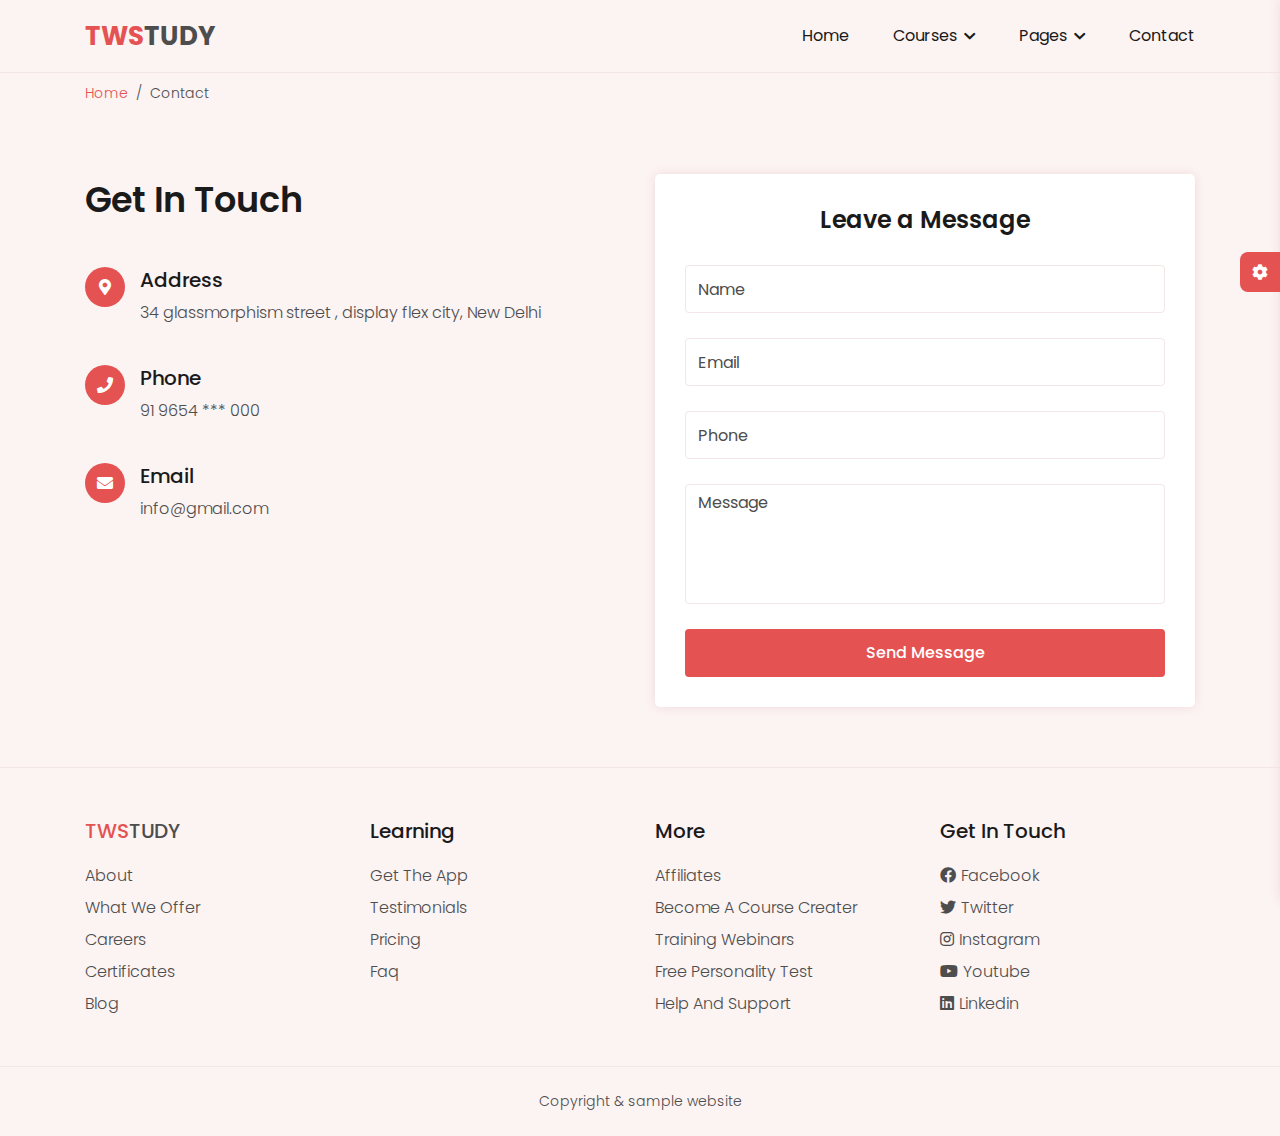
<file: contact.html>
<!DOCTYPE html>
<html lang="en">
  <head>
    <title>Contact</title>
    <meta charset="utf-8" />
    <meta
      name="viewport"
      content="width=device-width, initial-scale=1.0" />
    <link
      rel="stylesheet"
      href="css/font-awesome.css" />
    <link
      rel="stylesheet"
      href="css/bootstrap.min.css" />
    <link
      rel="stylesheet"
      href="css/style.css" />
    <link
      rel="stylesheet"
      href="css/responsive.css" />
    <link
      rel="stylesheet"
      class="js-color-style"
      href="css/colors/color-1.css" />
    <link
      rel="stylesheet"
      class="js-glass-style"
      href="css/glass.css"
      disabled />
  </head>
  <body>
    <!-----------page loader start------------>
    <div class="page-loader js-page-loader">
      <div></div>
    </div>
    <!-----------page loader end------------>
    <!-------------------main wrapper start------------------------------->
    <div class="main-wrapper">
      <!-----------------------header start---------------------------------->
      <header class="header">
        <div class="container">
          <div
            class="haeder-main d-flex justify-content-between align-items-center">
            <div class="header-logo">
              <a href="index.html"><span>tws</span>tudy</a>
            </div>
            <button
              type="button"
              class="header-hamburger-btn js-header-menu-toggler">
              <span></span>
            </button>
            <div class="header-backdrop js-header-backdrop"></div>
            <nav class="header-menu js-header-menu">
              <button
                type="button"
                class="header-close-btn js-header-menu-toggler">
                <i class="fas fa-times"></i>
              </button>
              <ul class="menu">
                <li class="menu-item"><a href="index.html">Home</a></li>
                <li class="menu-item menu-item-has-children">
                  <a
                    href="#"
                    class="js-toggle-sub-menu"
                    >Courses <i class="fas fa-chevron-down"></i
                  ></a>
                  <ul class="sub-menu js-sub-menu">
                    <li class="sub-menu-item">
                      <a href="course.html">Course</a>
                    </li>
                    <li class="sub-menu-item">
                      <a href="course-details.html">Course details</a>
                    </li>
                  </ul>
                </li>
                <li class="menu-item menu-item-has-children">
                  <a
                    href="#"
                    class="js-toggle-sub-menu"
                    >Pages <i class="fas fa-chevron-down"></i
                  ></a>
                  <ul class="sub-menu js-sub-menu">
                    <li class="sub-menu-item">
                      <a href="log-in.html">log in</a>
                    </li>
                    <li class="sub-menu-item">
                      <a href="sign-up.html">sign up</a>
                    </li>
                  </ul>
                </li>
                <li class="menu-item"><a href="contact.html">contact</a></li>
              </ul>
            </nav>
          </div>
        </div>
      </header>
      <!--------------------------------header end------------------------------->
      <!-------------------------------breadcrumb start----------------->
      <div class="breadcrumb-nav">
        <div class="container">
          <nav aria-label="breadcrumb">
            <ol class="breadcrumb mb-0">
              <li class="breadcrumb-item"><a href="index.html">Home</a></li>
              <li
                class="breadcrumb-item active"
                aria-current="page">
                contact
              </li>
            </ol>
          </nav>
        </div>
      </div>

      <!---------------------------breadcrumb end------------>
      <!---------------contact section start---------------->

      <section class="contact-section section-padding">
        <div class="container">
          <div class="row">
            <div class="col-md-6">
              <div class="section-title">
                <p class="sub-title">Get In Touch</p>
              </div>
              <div class="contact-items">
                <div class="contact-item">
                  <div class="icon-box">
                    <i class="fas fa-map-marker-alt"></i>
                  </div>
                  <h3>Address</h3>
                  <p>34 glassmorphism street , display flex city, New Delhi</p>
                </div>
                <div class="contact-item">
                  <div class="icon-box"><i class="fas fa-phone"></i></div>
                  <h3>Phone</h3>
                  <p>91 9654 *** 000</p>
                </div>
                <div class="contact-item">
                  <div class="icon-box"><i class="fas fa-envelope"></i></div>
                  <h3>Email</h3>
                  <p>info@gmail.com</p>
                </div>
              </div>
            </div>
            <div class="col-md-6">
              <div class="contact-form box">
                <h2 class="form-title text-center">Leave a Message</h2>
                <form action="">
                  <div class="form-group">
                    <input
                      type="text"
                      class="form-control"
                      placeholder="Name" />
                  </div>
                  <div class="form-group">
                    <input
                      type="text"
                      class="form-control"
                      placeholder="Email" />
                  </div>
                  <div class="form-group">
                    <input
                      type="text"
                      class="form-control"
                      placeholder="Phone" />
                  </div>
                  <div class="form-group">
                    <textarea
                      class="form-control"
                      placeholder="Message"></textarea>
                  </div>
                  <button
                    type="submit"
                    class="btn btn-block btn-theme btn-form">
                    send message
                  </button>
                </form>
              </div>
            </div>
          </div>
        </div>
      </section>
      <!---------------contact section end---------------->
      <!-------------------------footer start-------------->
      <footer class="footer">
        <div class="footer-top">
          <div class="container">
            <div class="row">
              <div class="col-sm-6 col-lg-3">
                <div class="footer-item">
                  <h3 class="footer-logo"><span>tws</span>tudy</h3>
                  <ul>
                    <li><a href="#">about</a></li>
                    <li><a href="#">what we offer</a></li>
                    <li><a href="#">careers</a></li>
                    <li><a href="#">certificates</a></li>
                    <li><a href="#">blog</a></li>
                  </ul>
                </div>
              </div>
              <div class="col-sm-6 col-lg-3">
                <div class="footer-item">
                  <h3>learning</h3>
                  <ul>
                    <li><a href="#">get the app</a></li>
                    <li><a href="#">testimonials</a></li>
                    <li><a href="#">pricing</a></li>
                    <li><a href="#">faq</a></li>
                  </ul>
                </div>
              </div>
              <div class="col-sm-6 col-lg-3">
                <div class="footer-item">
                  <h3>more</h3>
                  <ul>
                    <li><a href="#">affiliates</a></li>
                    <li><a href="#">become a course creater</a></li>
                    <li><a href="#">training webinars</a></li>
                    <li><a href="#">free personality test</a></li>
                    <li><a href="#">help and support</a></li>
                  </ul>
                </div>
              </div>
              <div class="col-sm-6 col-lg-3">
                <div class="footer-item">
                  <h3>get in touch</h3>
                  <ul>
                    <li>
                      <a href="#"
                        ><i class="fab fa-facebook social-icon"></i>facebook</a
                      >
                    </li>
                    <li>
                      <a href="#"
                        ><i class="fab fa-twitter social-icon"></i>twitter</a
                      >
                    </li>
                    <li>
                      <a href="#"
                        ><i class="fab fa-instagram social-icon"></i
                        >instagram</a
                      >
                    </li>
                    <li>
                      <a href="#"
                        ><i class="fab fa-youtube social-icon"></i>youtube</a
                      >
                    </li>
                    <li>
                      <a href="#"
                        ><i class="fab fa-linkedin social-icon"></i>linkedin</a
                      >
                    </li>
                  </ul>
                </div>
              </div>
            </div>
          </div>
        </div>
        <div class="footer-bottom">
          <div class="container">
            <p class="m-0 py-4 text-center">Copyright & sample website</p>
          </div>
        </div>
      </footer>
      <!-------------------------footer end-------------->
    </div>
    <!-------------------main wrapper end------------------------------->
    <!---------style switcher start----------------------->
    <div class="style-switcher js-style-switcher">
      <div class="style-switcher-toggler js-style-switcher-toggler">
        <i class="fas fa-cog"></i>
      </div>
      <h3>Style Switcher</h3>
      <div class="style-switcher-item">
        <p class="mb-2">Theme Colors</p>
        <!----------theme colors--------->
        <div class="theme-colors js-theme-colors">
          <button
            type="button"
            data-js-theme-color="color-1"
            class="js-theme-color-item color-1"></button>
          <button
            type="button"
            data-js-theme-color="color-2"
            class="js-theme-color-item color-2"></button>
          <button
            type="button"
            data-js-theme-color="color-3"
            class="js-theme-color-item color-3"></button>
          <button
            type="button"
            data-js-theme-color="color-4"
            class="js-theme-color-item color-4"></button>
          <button
            type="button"
            data-js-theme-color="color-5"
            class="js-theme-color-item color-5"></button>
        </div>
      </div>
      <div class="style-switcher-item">
        <div class="form-check form-switch">
          <input
            class="form-check-input js-dark-mode"
            type="checkbox"
            role="switch"
            id="dark-mode" />
          <label
            class="form-check-label"
            for="dark-mode"
            >Dark Mode</label
          >
        </div>
      </div>
      <div class="style-switcher-item">
        <div class="form-check form-switch">
          <input
            class="form-check-input js-glass-effect"
            type="checkbox"
            role="switch"
            id="glass-effect" />
          <label
            class="form-check-label"
            for="glass-effect"
            >Glass Effect</label
          >
        </div>
      </div>
    </div>
    <!---------style switcher end--------------------------->
    <script src="js/bootstrap.bundle.min.js"></script>
    <script src="js/main.js"></script>
  </body>
</html>
</file>
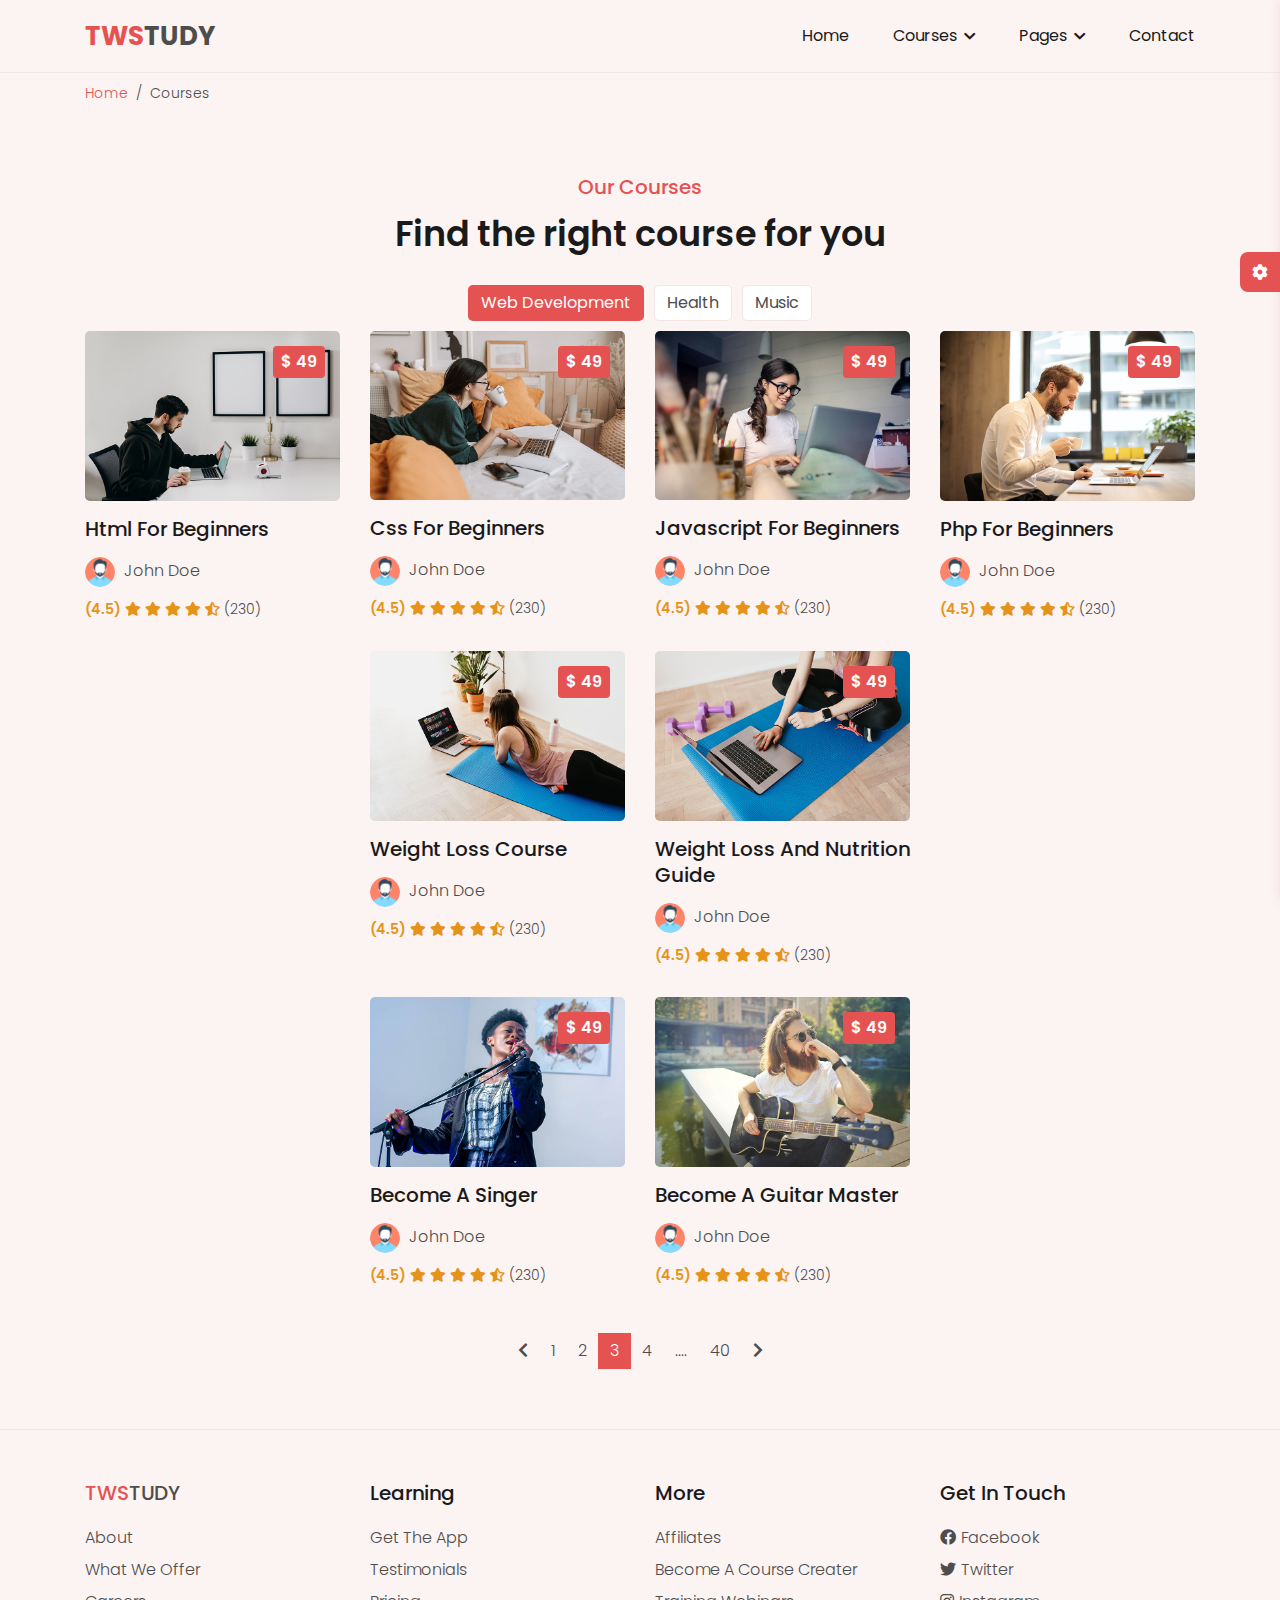
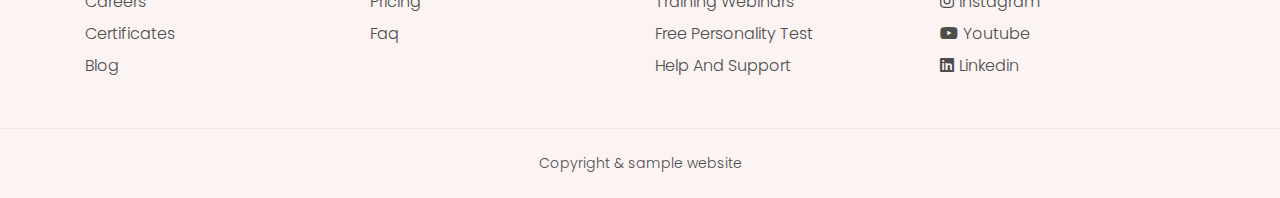
<file: courses.html>
<!DOCTYPE html>
<html lang="en">
  <head>
    <title>Courses</title>
    <meta charset="utf-8" />
    <meta
      name="viewport"
      content="width=device-width, initial-scale=1.0" />
    <link
      rel="stylesheet"
      href="css/font-awesome.css" />
    <link
      rel="stylesheet"
      href="css/bootstrap.min.css" />
    <link
      rel="stylesheet"
      href="css/style.css" />
    <link
      rel="stylesheet"
      href="css/responsive.css" />
    <link
      rel="stylesheet"
      class="js-color-style"
      href="css/colors/color-1.css" />
    <link
      rel="stylesheet"
      class="js-glass-style"
      href="css/glass.css"
      disabled />
  </head>
  <body>
    <!-----------page loader start------------>
    <div class="page-loader js-page-loader">
      <div></div>
    </div>
    <!-----------page loader end------------>
    <!-------------------main wrapper start------------------------------->
    <div class="main-wrapper">
      <!-----------------------header start---------------------------------->
      <header class="header">
        <div class="container">
          <div
            class="haeder-main d-flex justify-content-between align-items-center">
            <div class="header-logo">
              <a href="index.html"><span>tws</span>tudy</a>
            </div>
            <button
              type="button"
              class="header-hamburger-btn js-header-menu-toggler">
              <span></span>
            </button>
            <div class="header-backdrop js-header-backdrop"></div>
            <nav class="header-menu js-header-menu">
              <button
                type="button"
                class="header-close-btn js-header-menu-toggler">
                <i class="fas fa-times"></i>
              </button>
              <ul class="menu">
                <li class="menu-item"><a href="index.html">Home</a></li>
                <li class="menu-item menu-item-has-children">
                  <a
                    href="#"
                    class="js-toggle-sub-menu"
                    >Courses <i class="fas fa-chevron-down"></i
                  ></a>
                  <ul class="sub-menu js-sub-menu">
                    <li class="sub-menu-item">
                      <a href="course.html">Course</a>
                    </li>
                    <li class="sub-menu-item">
                      <a href="course-details.html">Course details</a>
                    </li>
                  </ul>
                </li>
                <li class="menu-item menu-item-has-children">
                  <a
                    href="#"
                    class="js-toggle-sub-menu"
                    >Pages <i class="fas fa-chevron-down"></i
                  ></a>
                  <ul class="sub-menu js-sub-menu">
                    <li class="sub-menu-item">
                      <a href="log-in.html">log in</a>
                    </li>
                    <li class="sub-menu-item">
                      <a href="sign-up.html">sign up</a>
                    </li>
                  </ul>
                </li>
                <li class="menu-item"><a href="contact.html">contact</a></li>
              </ul>
            </nav>
          </div>
        </div>
      </header>
      <!--------------------------------header end------------------------------->
      <!-------------------------------breadcrumb start----------------->
      <div class="breadcrumb-nav">
        <div class="container">
          <nav aria-label="breadcrumb">
            <ol class="breadcrumb mb-0">
              <li class="breadcrumb-item"><a href="index.html">Home</a></li>
              <li
                class="breadcrumb-item active"
                aria-current="page">
                Courses
              </li>
            </ol>
          </nav>
        </div>
      </div>

      <!-------------------------------breadcrumb end----------------->

      <!-------------------------courses section start------------------------->
      <section class="courses-section section-padding">
        <div class="container">
          <div class="row justify-content-center">
            <div class="col-md-8">
              <div class="section-title text-center mb-4">
                <h2 class="title">our courses</h2>
                <p class="sub-title">Find the right course for you</p>
              </div>
            </div>
          </div>
          <div class="row">
            <div class="col-12">
              <nav>
                <div
                  class="nav nav-tabs border-0 justify-content-center"
                  id="nav-tab"
                  role="tablist">
                  <button
                    class="nav-link active"
                    id="web-development-tab"
                    data-bs-toggle="tab"
                    data-bs-target="#web-development"
                    type="button"
                    role="tab"
                    aria-controls="web-development"
                    aria-selected="true">
                    Web development
                  </button>
                  <button
                    class="nav-link"
                    id="health-tab"
                    data-bs-toggle="tab"
                    data-bs-target="#health"
                    type="button"
                    role="tab"
                    aria-controls="health"
                    aria-selected="false">
                    health
                  </button>
                  <button
                    class="nav-link"
                    id="music-tab"
                    data-bs-toggle="tab"
                    data-bs-target="#music"
                    type="button"
                    role="tab"
                    aria-controls="music"
                    aria-selected="false">
                    music
                  </button>
                </div>
              </nav>
              <div
                class="tab-content"
                id="nav-tabContent">
                <div
                  class="tab-pane fade show active"
                  id="web-development"
                  role="tabpanel"
                  aria-labelledby="web-development-tab">
                  <div class="row justify-content-center">
                    <!-------------courses item start---------------------------------->
                    <div class="col-md-6 col-lg-3">
                      <div class="courses-item">
                        <a
                          href="course-details.html"
                          class="link">
                          <div class="courses-item-inner">
                            <div class="img-box">
                              <img
                                src="img/courses/web-development/1.jpg"
                                alt="courses img" />
                            </div>
                            <h3 class="title">html for beginners</h3>
                            <div class="instructor">
                              <img
                                src="img/instructor/1.png"
                                alt="instructor image" />
                              <span class="instructor-name">john doe</span>
                            </div>
                            <div class="rating">
                              <span class="average-rating">(4.5)</span>
                              <span class="average-stars">
                                <i class="fas fa-star"></i>
                                <i class="fas fa-star"></i>
                                <i class="fas fa-star"></i>
                                <i class="fas fa-star"></i>
                                <i class="fas fa-star-half-alt"></i>
                              </span>
                              <span class="reviews">(230)</span>
                            </div>
                            <div class="price">$ 49</div>
                          </div>
                        </a>
                      </div>
                    </div>
                    <!-------------courses item end---------------------------------->
                    <!-------------courses item start---------------------------------->
                    <div class="col-md-6 col-lg-3">
                      <div class="courses-item">
                        <a
                          href="course-details.html"
                          class="link">
                          <div class="courses-item-inner">
                            <div class="img-box">
                              <img
                                src="img/courses/web-development/2.jpg"
                                alt="courses img" />
                            </div>
                            <h3 class="title">css for beginners</h3>
                            <div class="instructor">
                              <img
                                src="img/instructor/1.png"
                                alt="instructor image" />
                              <span class="instructor-name">john doe</span>
                            </div>
                            <div class="rating">
                              <span class="average-rating">(4.5)</span>
                              <span class="average-stars">
                                <i class="fas fa-star"></i>
                                <i class="fas fa-star"></i>
                                <i class="fas fa-star"></i>
                                <i class="fas fa-star"></i>
                                <i class="fas fa-star-half-alt"></i>
                              </span>
                              <span class="reviews">(230)</span>
                            </div>
                            <div class="price">$ 49</div>
                          </div>
                        </a>
                      </div>
                    </div>
                    <!-------------courses item end---------------------------------->
                    <!-------------courses item start---------------------------------->
                    <div class="col-md-6 col-lg-3">
                      <div class="courses-item">
                        <a
                          href="course-details.html"
                          class="link">
                          <div class="courses-item-inner">
                            <div class="img-box">
                              <img
                                src="img/courses/web-development/3.jpg"
                                alt="courses img" />
                            </div>
                            <h3 class="title">javascript for beginners</h3>
                            <div class="instructor">
                              <img
                                src="img/instructor/1.png"
                                alt="instructor image" />
                              <span class="instructor-name">john doe</span>
                            </div>
                            <div class="rating">
                              <span class="average-rating">(4.5)</span>
                              <span class="average-stars">
                                <i class="fas fa-star"></i>
                                <i class="fas fa-star"></i>
                                <i class="fas fa-star"></i>
                                <i class="fas fa-star"></i>
                                <i class="fas fa-star-half-alt"></i>
                              </span>
                              <span class="reviews">(230)</span>
                            </div>
                            <div class="price">$ 49</div>
                          </div>
                        </a>
                      </div>
                    </div>
                    <!-------------courses item end---------------------------------->

                    <!-------------courses item start---------------------------------->
                    <div class="col-md-6 col-lg-3">
                      <div class="courses-item">
                        <a
                          href="course-details.html"
                          class="link">
                          <div class="courses-item-inner">
                            <div class="img-box">
                              <img
                                src="img/courses/web-development/4.jpg"
                                alt="courses img" />
                            </div>
                            <h3 class="title">php for beginners</h3>
                            <div class="instructor">
                              <img
                                src="img/instructor/1.png"
                                alt="instructor image" />
                              <span class="instructor-name">john doe</span>
                            </div>
                            <div class="rating">
                              <span class="average-rating">(4.5)</span>
                              <span class="average-stars">
                                <i class="fas fa-star"></i>
                                <i class="fas fa-star"></i>
                                <i class="fas fa-star"></i>
                                <i class="fas fa-star"></i>
                                <i class="fas fa-star-half-alt"></i>
                              </span>
                              <span class="reviews">(230)</span>
                            </div>
                            <div class="price">$ 49</div>
                          </div>
                        </a>
                      </div>
                    </div>
                    <!-------------courses item end---------------------------------->
                  </div>
                </div>
                <div
                  class="tab-pane fade show active"
                  id="health"
                  role="tabpanel"
                  aria-labelledby="health-tab">
                  <div class="row justify-content-center">
                    <!-------------courses item start---------------------------------->
                    <div class="col-md-6 col-lg-3">
                      <div class="courses-item">
                        <a
                          href="course-details.html"
                          class="link">
                          <div class="courses-item-inner">
                            <div class="img-box">
                              <img
                                src="img/courses/health/1.jpg"
                                alt="courses img" />
                            </div>
                            <h3 class="title">Weight loss Course</h3>
                            <div class="instructor">
                              <img
                                src="img/instructor/1.png"
                                alt="instructor image" />
                              <span class="instructor-name">john doe</span>
                            </div>
                            <div class="rating">
                              <span class="average-rating">(4.5)</span>
                              <span class="average-stars">
                                <i class="fas fa-star"></i>
                                <i class="fas fa-star"></i>
                                <i class="fas fa-star"></i>
                                <i class="fas fa-star"></i>
                                <i class="fas fa-star-half-alt"></i>
                              </span>
                              <span class="reviews">(230)</span>
                            </div>
                            <div class="price">$ 49</div>
                          </div>
                        </a>
                      </div>
                    </div>

                    <!-------------courses item end---------------------------------->
                    <!-------------courses item start---------------------------------->
                    <div class="col-md-6 col-lg-3">
                      <div class="courses-item">
                        <a
                          href="course-details.html"
                          class="link">
                          <div class="courses-item-inner">
                            <div class="img-box">
                              <img
                                src="img/courses/health/2.jpg"
                                alt="courses img" />
                            </div>
                            <h3 class="title">
                              weight loss and nutrition guide
                            </h3>
                            <div class="instructor">
                              <img
                                src="img/instructor/1.png"
                                alt="instructor image" />
                              <span class="instructor-name">john doe</span>
                            </div>
                            <div class="rating">
                              <span class="average-rating">(4.5)</span>
                              <span class="average-stars">
                                <i class="fas fa-star"></i>
                                <i class="fas fa-star"></i>
                                <i class="fas fa-star"></i>
                                <i class="fas fa-star"></i>
                                <i class="fas fa-star-half-alt"></i>
                              </span>
                              <span class="reviews">(230)</span>
                            </div>
                            <div class="price">$ 49</div>
                          </div>
                        </a>
                      </div>
                    </div>
                    <!-------------courses item end---------------------------------->
                  </div>
                </div>
                <div
                  class="tab-pane fade show active"
                  id="music"
                  role="tabpanel"
                  aria-labelledby="music-tab">
                  <div class="row justify-content-center">
                    <!-------------courses item start---------------------------------->
                    <div class="col-md-6 col-lg-3">
                      <div class="courses-item">
                        <a
                          href="course-details.html"
                          class="link">
                          <div class="courses-item-inner">
                            <div class="img-box">
                              <img
                                src="img/courses/music/1.jpg"
                                alt="courses img" />
                            </div>
                            <h3 class="title">become a singer</h3>
                            <div class="instructor">
                              <img
                                src="img/instructor/1.png"
                                alt="instructor image" />
                              <span class="instructor-name">john doe</span>
                            </div>
                            <div class="rating">
                              <span class="average-rating">(4.5)</span>
                              <span class="average-stars">
                                <i class="fas fa-star"></i>
                                <i class="fas fa-star"></i>
                                <i class="fas fa-star"></i>
                                <i class="fas fa-star"></i>
                                <i class="fas fa-star-half-alt"></i>
                              </span>
                              <span class="reviews">(230)</span>
                            </div>
                            <div class="price">$ 49</div>
                          </div>
                        </a>
                      </div>
                    </div>
                    <!-------------courses item end---------------------------------->
                    <!-------------courses item start---------------------------------->
                    <div class="col-md-6 col-lg-3">
                      <div class="courses-item">
                        <a
                          href="course-details.html"
                          class="link">
                          <div class="courses-item-inner">
                            <div class="img-box">
                              <img
                                src="img/courses/music/2.jpg"
                                alt="courses img" />
                            </div>
                            <h3 class="title">become a guitar master</h3>
                            <div class="instructor">
                              <img
                                src="img/instructor/1.png"
                                alt="instructor image" />
                              <span class="instructor-name">john doe</span>
                            </div>
                            <div class="rating">
                              <span class="average-rating">(4.5)</span>
                              <span class="average-stars">
                                <i class="fas fa-star"></i>
                                <i class="fas fa-star"></i>
                                <i class="fas fa-star"></i>
                                <i class="fas fa-star"></i>
                                <i class="fas fa-star-half-alt"></i>
                              </span>
                              <span class="reviews">(230)</span>
                            </div>
                            <div class="price">$ 49</div>
                          </div>
                        </a>
                      </div>
                    </div>
                    <!-------------courses item end---------------------------------->
                  </div>
                </div>
              </div>
            </div>
          </div>
          <div class="row">
            <div class="col-12 mt-3">
              <!-------pagination start-------------->

              <nav aria-label="Page navigation">
                <ul class="pagination justify-content-center">
                  <li class="page-item">
                    <a
                      class="page-link"
                      href="#"
                      aria-label="Previous">
                      <i class="fas fa-chevron-left"></i>
                    </a>
                  </li>
                  <li class="page-item">
                    <a
                      class="page-link"
                      href="#"
                      >1</a
                    >
                  </li>
                  <li class="page-item">
                    <a
                      class="page-link"
                      href="#"
                      >2</a
                    >
                  </li>
                  <li class="page-item active">
                    <a
                      class="page-link"
                      href="#"
                      >3</a
                    >
                  </li>
                  <li class="page-item">
                    <a
                      class="page-link"
                      href="#"
                      >4</a
                    >
                  </li>
                  <li class="page-item disabled">
                    <a
                      class="page-link"
                      href="#"
                      >....</a
                    >
                  </li>
                  <li class="page-item">
                    <a
                      class="page-link"
                      href="#"
                      >40</a
                    >
                  </li>
                  <li class="page-item">
                    <a
                      class="page-link"
                      href="#"
                      aria-label="Next">
                      <i class="fas fa-chevron-right"></i>
                    </a>
                  </li>
                </ul>
              </nav>
              <!-------pagination end-------------->
            </div>
          </div>
        </div>
      </section>
      <!-------------------------courses section end------------------------->
      <!-------------------------footer start-------------->
      <footer class="footer">
        <div class="footer-top">
          <div class="container">
            <div class="row">
              <div class="col-sm-6 col-lg-3">
                <div class="footer-item">
                  <h3 class="footer-logo"><span>tws</span>tudy</h3>
                  <ul>
                    <li><a href="#">about</a></li>
                    <li><a href="#">what we offer</a></li>
                    <li><a href="#">careers</a></li>
                    <li><a href="#">certificates</a></li>
                    <li><a href="#">blog</a></li>
                  </ul>
                </div>
              </div>
              <div class="col-sm-6 col-lg-3">
                <div class="footer-item">
                  <h3>learning</h3>
                  <ul>
                    <li><a href="#">get the app</a></li>
                    <li><a href="#">testimonials</a></li>
                    <li><a href="#">pricing</a></li>
                    <li><a href="#">faq</a></li>
                  </ul>
                </div>
              </div>
              <div class="col-sm-6 col-lg-3">
                <div class="footer-item">
                  <h3>more</h3>
                  <ul>
                    <li><a href="#">affiliates</a></li>
                    <li><a href="#">become a course creater</a></li>
                    <li><a href="#">training webinars</a></li>
                    <li><a href="#">free personality test</a></li>
                    <li><a href="#">help and support</a></li>
                  </ul>
                </div>
              </div>
              <div class="col-sm-6 col-lg-3">
                <div class="footer-item">
                  <h3>get in touch</h3>
                  <ul>
                    <li>
                      <a href="#"
                        ><i class="fab fa-facebook social-icon"></i>facebook</a
                      >
                    </li>
                    <li>
                      <a href="#"
                        ><i class="fab fa-twitter social-icon"></i>twitter</a
                      >
                    </li>
                    <li>
                      <a href="#"
                        ><i class="fab fa-instagram social-icon"></i
                        >instagram</a
                      >
                    </li>
                    <li>
                      <a href="#"
                        ><i class="fab fa-youtube social-icon"></i>youtube</a
                      >
                    </li>
                    <li>
                      <a href="#"
                        ><i class="fab fa-linkedin social-icon"></i>linkedin</a
                      >
                    </li>
                  </ul>
                </div>
              </div>
            </div>
          </div>
        </div>
        <div class="footer-bottom">
          <div class="container">
            <p class="m-0 py-4 text-center">Copyright & sample website</p>
          </div>
        </div>
      </footer>
      <!-------------------------footer end-------------->
    </div>
    <!-------------------main wrapper end------------------------------->
    <!---------style switcher start----------------------->
    <div class="style-switcher js-style-switcher">
      <div class="style-switcher-toggler js-style-switcher-toggler">
        <i class="fas fa-cog"></i>
      </div>
      <h3>Style Switcher</h3>
      <div class="style-switcher-item">
        <p class="mb-2">Theme Colors</p>
        <!----------theme colors--------->
        <div class="theme-colors js-theme-colors">
          <button
            type="button"
            data-js-theme-color="color-1"
            class="js-theme-color-item color-1"></button>
          <button
            type="button"
            data-js-theme-color="color-2"
            class="js-theme-color-item color-2"></button>
          <button
            type="button"
            data-js-theme-color="color-3"
            class="js-theme-color-item color-3"></button>
          <button
            type="button"
            data-js-theme-color="color-4"
            class="js-theme-color-item color-4"></button>
          <button
            type="button"
            data-js-theme-color="color-5"
            class="js-theme-color-item color-5"></button>
        </div>
      </div>
      <div class="style-switcher-item">
        <div class="form-check form-switch">
          <input
            class="form-check-input js-dark-mode"
            type="checkbox"
            role="switch"
            id="dark-mode" />
          <label
            class="form-check-label"
            for="dark-mode"
            >Dark Mode</label
          >
        </div>
      </div>
      <div class="style-switcher-item">
        <div class="form-check form-switch">
          <input
            class="form-check-input js-glass-effect"
            type="checkbox"
            role="switch"
            id="glass-effect" />
          <label
            class="form-check-label"
            for="glass-effect"
            >Glass Effect</label
          >
        </div>
      </div>
    </div>
    <!---------style switcher end--------------------------->
    <script src="js/bootstrap.bundle.min.js"></script>
    <script src="js/main.js"></script>
  </body>
</html>
</file>
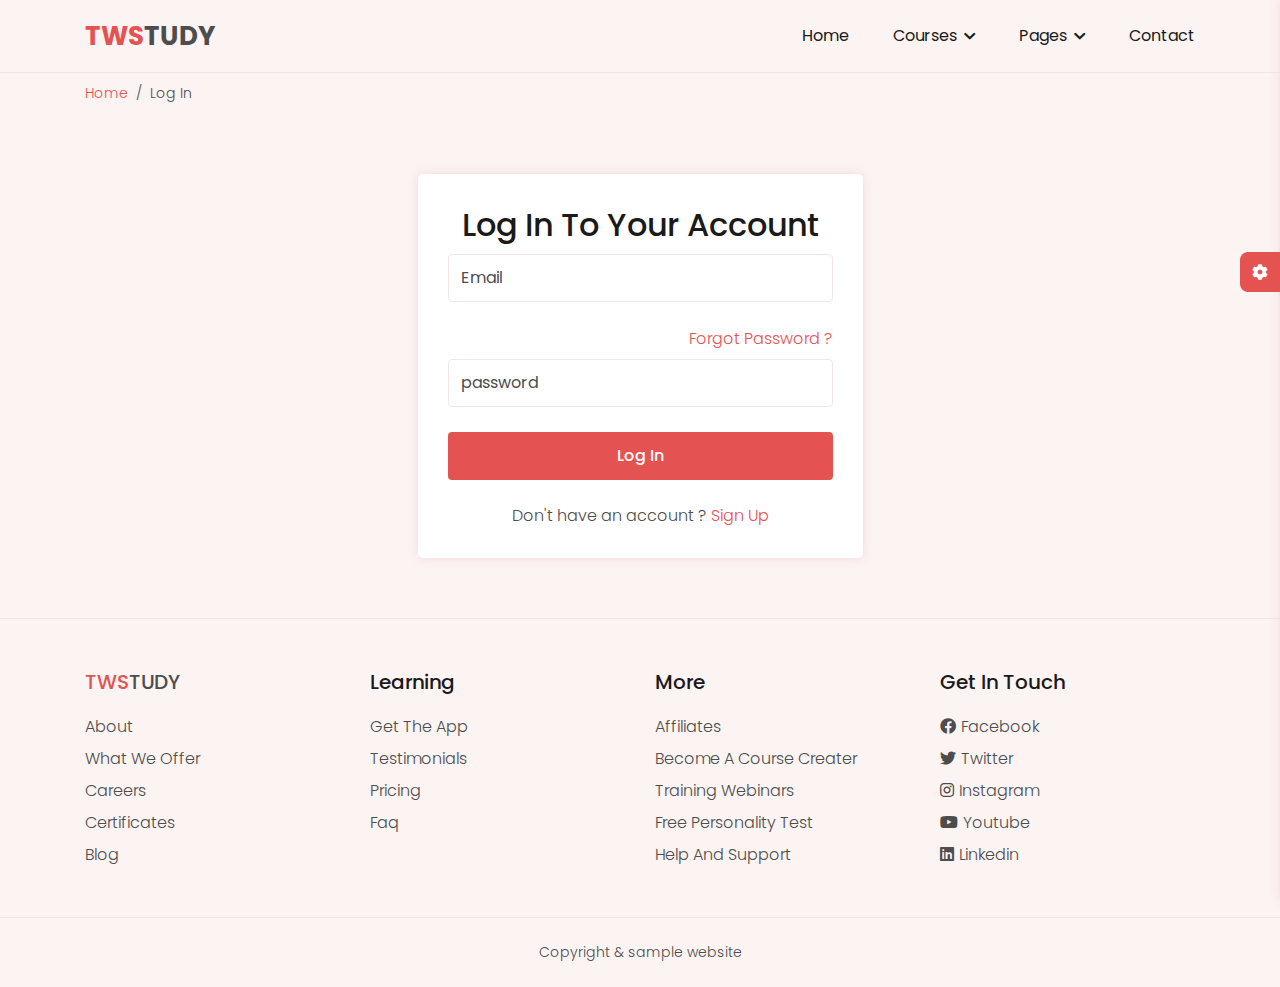
<file: log-in.html>
<!DOCTYPE html>
<html lang="en">
  <head>
    <title>Log In</title>
    <meta charset="utf-8" />
    <meta
      name="viewport"
      content="width=device-width, initial-scale=1.0" />
    <link
      rel="stylesheet"
      href="css/font-awesome.css" />
    <link
      rel="stylesheet"
      href="css/bootstrap.min.css" />
    <link
      rel="stylesheet"
      href="css/style.css" />
    <link
      rel="stylesheet"
      href="css/responsive.css" />
    <link
      rel="stylesheet"
      class="js-color-style"
      href="css/colors/color-1.css" />
    <link
      rel="stylesheet"
      class="js-glass-style"
      href="css/glass.css"
      disabled />
  </head>
  <body>
    <!-----------page loader start------------>
    <div class="page-loader js-page-loader">
      <div></div>
    </div>
    <!-----------page loader end------------>
    <!-------------------main wrapper start------------------------------->
    <div class="main-wrapper">
      <!-----------------------header start---------------------------------->
      <header class="header">
        <div class="container">
          <div
            class="haeder-main d-flex justify-content-between align-items-center">
            <div class="header-logo">
              <a href="index.html"><span>tws</span>tudy</a>
            </div>
            <button
              type="button"
              class="header-hamburger-btn js-header-menu-toggler">
              <span></span>
            </button>
            <div class="header-backdrop js-header-backdrop"></div>
            <nav class="header-menu js-header-menu">
              <button
                type="button"
                class="header-close-btn js-header-menu-toggler">
                <i class="fas fa-times"></i>
              </button>
              <ul class="menu">
                <li class="menu-item"><a href="index.html">Home</a></li>
                <li class="menu-item menu-item-has-children">
                  <a
                    href="#"
                    class="js-toggle-sub-menu"
                    >Courses <i class="fas fa-chevron-down"></i
                  ></a>
                  <ul class="sub-menu js-sub-menu">
                    <li class="sub-menu-item">
                      <a href="course.html">Course</a>
                    </li>
                    <li class="sub-menu-item">
                      <a href="course-details.html">Course details</a>
                    </li>
                  </ul>
                </li>
                <li class="menu-item menu-item-has-children">
                  <a
                    href="#"
                    class="js-toggle-sub-menu"
                    >Pages <i class="fas fa-chevron-down"></i
                  ></a>
                  <ul class="sub-menu js-sub-menu">
                    <li class="sub-menu-item">
                      <a href="log-in.html">log in</a>
                    </li>
                    <li class="sub-menu-item">
                      <a href="sign-up.html">sign up</a>
                    </li>
                  </ul>
                </li>
                <li class="menu-item"><a href="contact.html">contact</a></li>
              </ul>
            </nav>
          </div>
        </div>
      </header>
      <!--------------------------------header end------------------------------->
      <!-------------------------------breadcrumb start----------------->
      <div class="breadcrumb-nav">
        <div class="container">
          <nav aria-label="breadcrumb">
            <ol class="breadcrumb mb-0">
              <li class="breadcrumb-item"><a href="index.html">Home</a></li>
              <li
                class="breadcrumb-item active"
                aria-current="page">
                Log In
              </li>
            </ol>
          </nav>
        </div>
      </div>

      <!-------------------------------breadcrumb end----------------->

      <!-------------------log in section start------------>
      <section class="login-section section-padding">
        <div class="container">
          <div class="row justify-content-center">
            <div class="col-md-7 col-lg-6 col-xl-5">
              <div class="login-form box">
                <h2 class="form-tltle text-center">Log In To Your Account</h2>
                <form action="">
                  <div class="form-group">
                    <input
                      type="text"
                      class="form-control"
                      placeholder="Email" />
                  </div>
                  <div class="form-group">
                    <div class="d-flex mb-2 justify-content-end">
                      <a href="#">Forgot Password ?</a>
                    </div>
                    <input
                      type="password"
                      class="form-control"
                      placeholder="password" />
                  </div>
                  <button
                    type="submit"
                    class="btn btn-theme btn-block btn-form">
                    log in
                  </button>
                  <p class="text-center mt-4 mb-0">
                    Don't have an account ? <a href="sign-up.html">Sign Up</a>
                  </p>
                </form>
              </div>
            </div>
          </div>
        </div>
      </section>
      <!-------------------log in section end------------>
      <!-------------------------footer start-------------->
      <footer class="footer">
        <div class="footer-top">
          <div class="container">
            <div class="row">
              <div class="col-sm-6 col-lg-3">
                <div class="footer-item">
                  <h3 class="footer-logo"><span>tws</span>tudy</h3>
                  <ul>
                    <li><a href="#">about</a></li>
                    <li><a href="#">what we offer</a></li>
                    <li><a href="#">careers</a></li>
                    <li><a href="#">certificates</a></li>
                    <li><a href="#">blog</a></li>
                  </ul>
                </div>
              </div>
              <div class="col-sm-6 col-lg-3">
                <div class="footer-item">
                  <h3>learning</h3>
                  <ul>
                    <li><a href="#">get the app</a></li>
                    <li><a href="#">testimonials</a></li>
                    <li><a href="#">pricing</a></li>
                    <li><a href="#">faq</a></li>
                  </ul>
                </div>
              </div>
              <div class="col-sm-6 col-lg-3">
                <div class="footer-item">
                  <h3>more</h3>
                  <ul>
                    <li><a href="#">affiliates</a></li>
                    <li><a href="#">become a course creater</a></li>
                    <li><a href="#">training webinars</a></li>
                    <li><a href="#">free personality test</a></li>
                    <li><a href="#">help and support</a></li>
                  </ul>
                </div>
              </div>
              <div class="col-sm-6 col-lg-3">
                <div class="footer-item">
                  <h3>get in touch</h3>
                  <ul>
                    <li>
                      <a href="#"
                        ><i class="fab fa-facebook social-icon"></i>facebook</a
                      >
                    </li>
                    <li>
                      <a href="#"
                        ><i class="fab fa-twitter social-icon"></i>twitter</a
                      >
                    </li>
                    <li>
                      <a href="#"
                        ><i class="fab fa-instagram social-icon"></i
                        >instagram</a
                      >
                    </li>
                    <li>
                      <a href="#"
                        ><i class="fab fa-youtube social-icon"></i>youtube</a
                      >
                    </li>
                    <li>
                      <a href="#"
                        ><i class="fab fa-linkedin social-icon"></i>linkedin</a
                      >
                    </li>
                  </ul>
                </div>
              </div>
            </div>
          </div>
        </div>
        <div class="footer-bottom">
          <div class="container">
            <p class="m-0 py-4 text-center">Copyright & sample website</p>
          </div>
        </div>
      </footer>
      <!-------------------------footer end-------------->
    </div>
    <!-------------------main wrapper end------------------------------->
    <!---------style switcher start----------------------->
    <div class="style-switcher js-style-switcher">
      <div class="style-switcher-toggler js-style-switcher-toggler">
        <i class="fas fa-cog"></i>
      </div>
      <h3>Style Switcher</h3>
      <div class="style-switcher-item">
        <p class="mb-2">Theme Colors</p>
        <!----------theme colors--------->
        <div class="theme-colors js-theme-colors">
          <button
            type="button"
            data-js-theme-color="color-1"
            class="js-theme-color-item color-1"></button>
          <button
            type="button"
            data-js-theme-color="color-2"
            class="js-theme-color-item color-2"></button>
          <button
            type="button"
            data-js-theme-color="color-3"
            class="js-theme-color-item color-3"></button>
          <button
            type="button"
            data-js-theme-color="color-4"
            class="js-theme-color-item color-4"></button>
          <button
            type="button"
            data-js-theme-color="color-5"
            class="js-theme-color-item color-5"></button>
        </div>
      </div>
      <div class="style-switcher-item">
        <div class="form-check form-switch">
          <input
            class="form-check-input js-dark-mode"
            type="checkbox"
            role="switch"
            id="dark-mode" />
          <label
            class="form-check-label"
            for="dark-mode"
            >Dark Mode</label
          >
        </div>
      </div>
      <div class="style-switcher-item">
        <div class="form-check form-switch">
          <input
            class="form-check-input js-glass-effect"
            type="checkbox"
            role="switch"
            id="glass-effect" />
          <label
            class="form-check-label"
            for="glass-effect"
            >Glass Effect</label
          >
        </div>
      </div>
    </div>
    <!---------style switcher end--------------------------->
    <script src="js/bootstrap.bundle.min.js"></script>
    <script src="js/main.js"></script>
  </body>
</html>
</file>
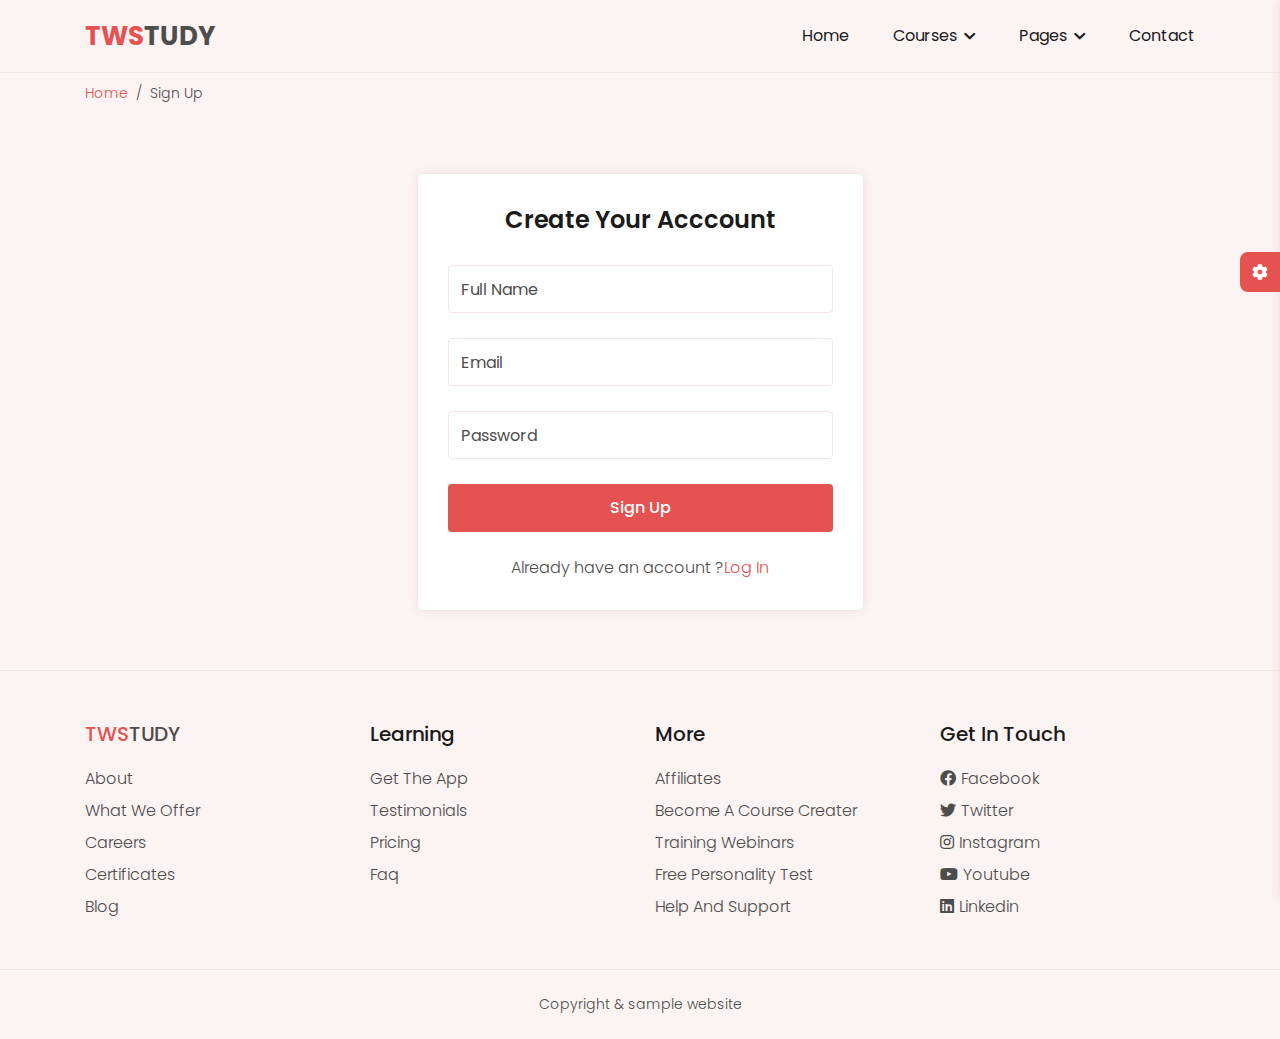
<file: sign-up.html>
<!DOCTYPE html>
<html lang="en">
  <head>
    <title>Sign Up</title>
    <meta charset="utf-8" />
    <meta
      name="viewport"
      content="width=device-width, initial-scale=1.0" />
    <link
      rel="stylesheet"
      href="css/font-awesome.css" />
    <link
      rel="stylesheet"
      href="css/bootstrap.min.css" />
    <link
      rel="stylesheet"
      href="css/style.css" />
    <link
      rel="stylesheet"
      href="css/responsive.css" />
    <link
      rel="stylesheet"
      class="js-color-style"
      href="css/colors/color-1.css" />
    <link
      rel="stylesheet"
      class="js-glass-style"
      href="css/glass.css"
      disabled />
  </head>
  <body>
    <!-----------page loader start------------>
    <div class="page-loader js-page-loader">
      <div></div>
    </div>
    <!-----------page loader end------------>
    <!-------------------main wrapper start------------------------------->
    <div class="main-wrapper">
      <!-----------------------header start---------------------------------->
      <header class="header">
        <div class="container">
          <div
            class="haeder-main d-flex justify-content-between align-items-center">
            <div class="header-logo">
              <a href="index.html"><span>tws</span>tudy</a>
            </div>
            <button
              type="button"
              class="header-hamburger-btn js-header-menu-toggler">
              <span></span>
            </button>
            <div class="header-backdrop js-header-backdrop"></div>
            <nav class="header-menu js-header-menu">
              <button
                type="button"
                class="header-close-btn js-header-menu-toggler">
                <i class="fas fa-times"></i>
              </button>
              <ul class="menu">
                <li class="menu-item"><a href="index.html">Home</a></li>
                <li class="menu-item menu-item-has-children">
                  <a
                    href="#"
                    class="js-toggle-sub-menu"
                    >Courses <i class="fas fa-chevron-down"></i
                  ></a>
                  <ul class="sub-menu js-sub-menu">
                    <li class="sub-menu-item">
                      <a href="course.html">Course</a>
                    </li>
                    <li class="sub-menu-item">
                      <a href="course-details.html">Course details</a>
                    </li>
                  </ul>
                </li>
                <li class="menu-item menu-item-has-children">
                  <a
                    href="#"
                    class="js-toggle-sub-menu"
                    >Pages <i class="fas fa-chevron-down"></i
                  ></a>
                  <ul class="sub-menu js-sub-menu">
                    <li class="sub-menu-item">
                      <a href="log-in.html">log in</a>
                    </li>
                    <li class="sub-menu-item">
                      <a href="sign-up.html">sign up</a>
                    </li>
                  </ul>
                </li>
                <li class="menu-item"><a href="contact.html">Contact</a></li>
              </ul>
            </nav>
          </div>
        </div>
      </header>
      <!--------------------------------header end------------------------------->
      <!-------------------------------breadcrumb start----------------->
      <div class="breadcrumb-nav">
        <div class="container">
          <nav aria-label="breadcrumb">
            <ol class="breadcrumb mb-0">
              <li class="breadcrumb-item"><a href="index.html">Home</a></li>
              <li
                class="breadcrumb-item active"
                aria-current="page">
                Sign Up
              </li>
            </ol>
          </nav>
        </div>
      </div>

      <!----------------------==-----breadcrumb end------------------->
      <!------------------sign up section start------------>
      <section class="signup section-padding">
        <div class="container">
          <div class="row justify-content-center">
            <div class="col-md-7 col-lg-6 col-xl-5">
              <div class="signup-form box">
                <h2 class="form-title text-center">Create Your Acccount</h2>
                <form action="">
                  <div class="form-group">
                    <input
                      type="text"
                      class="form-control"
                      placeholder="Full Name" />
                  </div>
                  <div class="form-group">
                    <input
                      type="text"
                      class="form-control"
                      placeholder="Email" />
                  </div>
                  <div class="form-group">
                    <input
                      type="password"
                      class="form-control"
                      placeholder="Password" />
                  </div>
                  <button
                    type="submit"
                    class="btn btn-block btn-theme btn-form">
                    sign up
                  </button>
                  <p class="text-center mt-4 mb-0">
                    Already have an account ?<a href="log-in.html">Log In</a>
                  </p>
                </form>
              </div>
            </div>
          </div>
        </div>
      </section>
      <!------------------sign up section end------------>
      <!-------------------------footer start-------------->
      <footer class="footer">
        <div class="footer-top">
          <div class="container">
            <div class="row">
              <div class="col-sm-6 col-lg-3">
                <div class="footer-item">
                  <h3 class="footer-logo"><span>tws</span>tudy</h3>
                  <ul>
                    <li><a href="#">about</a></li>
                    <li><a href="#">what we offer</a></li>
                    <li><a href="#">careers</a></li>
                    <li><a href="#">certificates</a></li>
                    <li><a href="#">blog</a></li>
                  </ul>
                </div>
              </div>
              <div class="col-sm-6 col-lg-3">
                <div class="footer-item">
                  <h3>learning</h3>
                  <ul>
                    <li><a href="#">get the app</a></li>
                    <li><a href="#">testimonials</a></li>
                    <li><a href="#">pricing</a></li>
                    <li><a href="#">faq</a></li>
                  </ul>
                </div>
              </div>
              <div class="col-sm-6 col-lg-3">
                <div class="footer-item">
                  <h3>more</h3>
                  <ul>
                    <li><a href="#">affiliates</a></li>
                    <li><a href="#">become a course creater</a></li>
                    <li><a href="#">training webinars</a></li>
                    <li><a href="#">free personality test</a></li>
                    <li><a href="#">help and support</a></li>
                  </ul>
                </div>
              </div>
              <div class="col-sm-6 col-lg-3">
                <div class="footer-item">
                  <h3>get in touch</h3>
                  <ul>
                    <li>
                      <a href="#"
                        ><i class="fab fa-facebook social-icon"></i>facebook</a
                      >
                    </li>
                    <li>
                      <a href="#"
                        ><i class="fab fa-twitter social-icon"></i>twitter</a
                      >
                    </li>
                    <li>
                      <a href="#"
                        ><i class="fab fa-instagram social-icon"></i
                        >instagram</a
                      >
                    </li>
                    <li>
                      <a href="#"
                        ><i class="fab fa-youtube social-icon"></i>youtube</a
                      >
                    </li>
                    <li>
                      <a href="#"
                        ><i class="fab fa-linkedin social-icon"></i>linkedin</a
                      >
                    </li>
                  </ul>
                </div>
              </div>
            </div>
          </div>
        </div>
        <div class="footer-bottom">
          <div class="container">
            <p class="m-0 py-4 text-center">Copyright & sample website</p>
          </div>
        </div>
      </footer>
      <!-------------------------footer end-------------->
    </div>
    <!-------------------main wrapper end------------------------------->
    <!---------style switcher start----------------------->
    <div class="style-switcher js-style-switcher">
      <div class="style-switcher-toggler js-style-switcher-toggler">
        <i class="fas fa-cog"></i>
      </div>
      <h3>Style Switcher</h3>
      <div class="style-switcher-item">
        <p class="mb-2">Theme Colors</p>
        <!----------theme colors--------->
        <div class="theme-colors js-theme-colors">
          <button
            type="button"
            data-js-theme-color="color-1"
            class="js-theme-color-item color-1"></button>
          <button
            type="button"
            data-js-theme-color="color-2"
            class="js-theme-color-item color-2"></button>
          <button
            type="button"
            data-js-theme-color="color-3"
            class="js-theme-color-item color-3"></button>
          <button
            type="button"
            data-js-theme-color="color-4"
            class="js-theme-color-item color-4"></button>
          <button
            type="button"
            data-js-theme-color="color-5"
            class="js-theme-color-item color-5"></button>
        </div>
      </div>
      <div class="style-switcher-item">
        <div class="form-check form-switch">
          <input
            class="form-check-input js-dark-mode"
            type="checkbox"
            role="switch"
            id="dark-mode" />
          <label
            class="form-check-label"
            for="dark-mode"
            >Dark Mode</label
          >
        </div>
      </div>
      <div class="style-switcher-item">
        <div class="form-check form-switch">
          <input
            class="form-check-input js-glass-effect"
            type="checkbox"
            role="switch"
            id="glass-effect" />
          <label
            class="form-check-label"
            for="glass-effect"
            >Glass Effect</label
          >
        </div>
      </div>
    </div>
    <!---------style switcher end--------------------------->
    <script src="js/bootstrap.bundle.min.js"></script>
    <script src="js/main.js"></script>
  </body>
</html>
</file>
<file: css/style.css>
/*-----------------------
-----0 1. google fonts------
------------------------*/
@import url('https://fonts.googleapis.com/css2?family=Poppins:wght@300;400;500;600;700&display=swap');

/*-----------------------
-----0.2 .variables------
------------------------*/
:root {
  --orange: hsl(36, 80%, 50%);
  --white: hsl(0, 0%, 100%);
  --WHITE: hsl(0, 0%, 100%);
  --BLACK: hsl(0, 0%, 0%);
  --black-90: hsl(0, 0%, 10%);
  --black-70: hsl(0, 0%, 30%);
  --black-alpha-40: hsla(0, 0%, 0%, 0.4);
  --yellow-light: hsl(44, 95%, 83%);
  --green-light: hsl(158, 68%, 75%);
  --red-light: hsl(0, 84%, 80%);
  --orange-light: hsl(22, 85%, 80%);
  --select-box-bg-color: hsl(0, 0%, 100%);
  --border-color-1: hsl(0, 0%, 90%);
}

/*----------------------------------------------
-------03 overrides variables for theme dark------
------------------------------------------------*/
body.t-dark {
  --body-bg-color: hsl(240, 10%, 19%);
  --black-70: hsl(0, 0%, 87%);
  --black-90: hsl(0, 0%, 100%);
  --shadow: 0 0 10px hsla(0, 0%, 0%, 0.08);
  --white: hsl(240, 8%, 21%);
  --select-box-bg-color: hsl(240, 8%, 21%);
  --border-color-2: hsl(240, 9%, 25%);
  --border-color-1: hsl(240, 9%, 30%);
}

/*-----------------------
-------04 Base------
------------------------*/

body {
  background-color: var(--body-bg-color);
  font-family: 'Poppins', sans-serif;
  font-size: 16px;
  font-weight: 300;
  color: var(--black-70);
  min-height: 100vh;
  overflow-x: hidden;
}
a {
  color: var(--main-color);
  text-decoration: none;
}
a:hover {
  color: var(--main-color);
}
img {
  max-width: 100%;
}
ul {
  list-style: none;
  margin: 0;
  padding: 0;
}
h1,
h2,
h3,
h4,
h5,
h6 {
  color: var(--black-90);
  line-height: 1.3;
}
::selection {
  color: var(--WHITE);
  background-color: var(--main-color);
}
h3 {
  font-size: 20px;
}

/*-----------------------
-------05 box------
------------------------*/
.box {
  background-color: var(--white);
  border-radius: 5px;
  box-shadow: var(--shadow);
  padding: 30px;
}

/*---------------------------------------
-------06 cutumised bootsrap classes------
-----------------------------------------*/
.container {
  --bs-gutter-x: 15px;
  max-width: 1140px;
}
.row {
  --bs-gutter-x: 30px;
}

/*--------------------------------------
----------07 Animation keyframes--------
---------------------------------------*/
@keyframes spin {
  0% {
    transform: rotate(0deg);
  }
  100% {
    transform: rotate(360deg);
  }
}
@keyframes bubble {
  0% {
    transform: translateY(0vh);
    opacity: 0;
  }
  5%,
  95% {
    opacity: 1;
  }
  100% {
    transform: translateY(-100vh);
    opacity: 0;
  }
}
@keyframes loader {
  0% {
    transform: rotate(0deg);
  }
  25%,
  50% {
    transform: rotate(180deg);
  }
  75%,
  100% {
    transform: rotate(360deg);
  }
}
@keyframes loaderIn {
  0%,
  25%,
  100% {
    height: 0%;
  }
  50%,
  75% {
    height: 100%;
  }
}

/*-----------------------------------
-------08 section padding,title------
-----------------------------------*/

.section-padding {
  padding: 60px 0;
}
.section-title {
  margin-bottom: 40px;
}
.section-title .title {
  font-size: 20px;
  color: var(--main-color);
  text-transform: capitalize;
}
.section-title .sub-title {
  font-size: 35px;
  font-weight: 600;
  color: var(--black-90);
}

/*-----------------------
-------09 Buttons------
------------------------*/
.btn-theme {
  background-color: var(--main-color);
  color: var(--WHITE);
  font-size: 16px;
  text-transform: capitalize;
  font-weight: 500;
  padding: 8px 20px;
  transition: all 0.3s ease;
}
.btn-theme:hover {
  color: var(--WHITE);
  background-color: var(--button-hover-color);
}
.btn-theme:focus {
  box-shadow: 0 0 8px var(--main-color);
}
.btn-block {
  width: 100%;
}
.btn-form {
  height: 48px;
}

/*-----------------------
-------10 page loader-----
------------------------*/
.page-loader {
  position: fixed;
  left: 0;
  top: 0;
  height: 100%;
  width: 100%;
  z-index: 1001;
  display: flex;
  background-color: var(--white);
}
.page-loader.fade-out {
  opacity: 0;
  transition: all 0.6s ease;
}
.page-loader div {
  margin: auto;
  height: 32px;
  width: 32px;
  border: 4px solid var(--main-color);
  position: relative;
  animation: loader 2s linear infinite;
}
.page-loader div::before {
  content: '';
  position: absolute;
  height: 100%;
  width: 100%;
  background-color: var(--main-color);
  left: 0;
  top: 0;
  animation: loaderIn 2s linear infinite;
}

/*-----------------------
-------11. circular img--
------------------------*/
.circular-img {
  max-width: 360px;
  margin: auto;
  position: relative;
  z-index: 1;
}
.circular-img-inner {
  text-align: center;
  border-radius: 0 0 180px 180px;
  overflow: hidden;
}
.circular-img-circle {
  height: 360px;
  width: 360px;
  position: absolute;
  left: 0;
  bottom: 0;
  border-radius: 50%;
}
.circular-img img {
  position: relative;
  z-index: 1;
}
/*-----------------------
-------12. formss------
------------------------*/
.form-title {
  font-size: 24px;
  margin: 0 0 30px;
  font-weight: 600;
}
.form-control::placeholder {
  color: var(--black-70);
}
.form-group {
  margin-bottom: 25px;
  position: relative;
}
.form-control {
  height: 48px;
  border-color: var(--border-color-2);
  color: var(--black-90);
  background-color: transparent;
}
.form-control:focus {
  background-color: transparent;
  border-color: var(--border-color-1);
  color: var(--black-90);
  box-shadow: none;
}
.select-icon {
  position: absolute;
  right: 15px;
  top: 50%;
  transform: translateY(-50%);
  pointer-events: none;
  font-size: 13px;
}
select.form-control:focus option {
  background-color: var(--select-box-bg-color);
}
select.form-control:focus option {
  background-color: var(--select-box-bg-color);
}
textarea.form-control {
  height: 120px;
  resize: none;
}
/*-----------------------
-------13. video model------
------------------------*/
#video-modal .btn-close {
  height: 35px;
  width: 35px;
  background-image: none;
  border-radius: 50%;
  opacity: 1;
  z-index: 1;
  position: absolute;
  right: 0;
  top: -35px;
  color: var(--WHITE);
  font-size: 16px;
  padding: 0;
}
#video-modal .modal-content {
  border: 0;
}

/*-----------------------
-------14.pagination------
------------------------*/
.page-item.disabled .page-link,
.page-link {
  border: none;
  background-color: transparent;
  color: var(--black-70);
}
.page-item.active .page-link {
  background-color: var(--main-color);
}
.page-link:hover {
  background-color: var(--main-color);
  color: var(--WHITE);
}

/*-----------------------
-------15. breadcrumb------
------------------------*/

.breadcrumb-nav {
  padding: 10px 0;
}
.breadcrumb-nav .breadcrumb-item {
  font-size: 14px;
  text-transform: capitalize;
}
.breadcrumb-nav .breadcrumb-item + .breadcrumb-item::before,
.breadcrumb-nav .breadcrumb-item.active {
  color: var(--black-70);
}

/*-----------------------
-------16 tabs------
------------------------*/

.nav-tabs .nav-link {
  background-color: var(--white);
  text-transform: capitalize;
  border-color: var(--border-color-2);
  padding: 5px 12px;
  margin: 0 5px 10px;
  border-radius: 5px;
  color: var(--black-70);
  font-size: 16px;
}
.nav-tabs .nav-link:hover {
  border-color: var(--border-color-2);
}
.nav-tabs .nav-link.active {
  background-color: var(--main-color);
  border-color: transparent;
  color: var(--WHITE);
}

/*-----------------------
-------17 bubble animation-
------------------------*/
.bubble-animation-item {
  position: absolute;
  height: 20px;
  width: 20px;
  border-radius: 50%;
  border: 2px solid transparent;
  z-index: -1;
}
.bubble-animation-item:nth-child(1) {
  border-color: var(--yellow-light);
  top: 120%;
  left: 10%;
  animation: bubble 30s linear infinite;
}
.bubble-animation-item:nth-child(2) {
  border-color: var(--green-light);
  top: 60%;
  left: 50%;
  animation: bubble 40s linear infinite;
}
.bubble-animation-item:nth-child(3) {
  border-color: var(--red-light);
  top: 90%;
  left: 90%;
  animation: bubble 50s linear infinite;
}
.bubble-animation-item:nth-child(4) {
  border-color: var(--yellow-light);
  top: 80%;
  left: 60%;
  animation: bubble 60s linear infinite;
}
.bubble-animation-item:nth-child(5) {
  border-color: var(--green-light);
  top: 30%;
  left: 10%;
  animation: bubble 70s linear infinite;
}
.bubble-animation-item:nth-child(6) {
  border-color: var(--red-light);
  top: 20%;
  left: 30%;
  animation: bubble 80s linear infinite;
}
.bubble-animation-item:nth-child(7) {
  border-color: var(--yellow-light);
  top: 100%;
  left: 5%;
  animation: bubble 60s linear infinite;
}
.bubble-animation-item:nth-child(8) {
  border-color: var(--green-light);
  top: 110%;
  left: 33%;
  animation: bubble 70s linear infinite;
}
.bubble-animation-item:nth-child(9) {
  border-color: var(--red-light);
  top: 120%;
  left: 65%;
  animation: bubble 80s linear infinite;
}

/*-----------------------
-------18 style switcher-
------------------------*/
.style-switcher {
  width: 250px;
  position: fixed;
  height: 100%;
  background-color: var(--white);
  right: -250px;
  top: 0;
  z-index: 10;
  padding: 30px;
  box-shadow: var(--shadow);
  transition: right 0.3s ease;
}
.style-switcher.open {
  right: 0;
}
.style-switcher-toggler {
  height: 40px;
  width: 40px;
  position: absolute;
  top: 28%;
  left: -40px;
  background-color: var(--main-color);
  color: var(--WHITE);
  display: flex;
  align-items: center;
  justify-content: center;
  border-radius: 8px 0 0 8px;
  cursor: pointer;
}
.style-switcher h3 {
  font-size: 18px;
  text-transform: capitalize;
  border-bottom: 1px solid var(--border-color-1);
  padding: 0 0 10px;
}
.style-switcher-item {
  padding: 10px 0;
  border-bottom: 1px solid var(--border-color-1);
}
.theme-colors button {
  height: 30px;
  width: 30px;
  border: none;
  border-radius: 50%;
  vertical-align: middle;
  border-radius: 50%;
  padding: 0;
  position: relative;
}
.theme-colors button::before {
  content: '\f00c';
  font-family: 'Font Awesome 5 Free';
  font-weight: 900;
  font-size: 12px;
  color: var(--WHITE);
  transition: all 0.3s ease;
  position: absolute;
  left: 50%;
  top: 50%;
  transform: translate(-50%, -50%);
  opacity: 0;
}
.theme-colors button.active::before {
  opacity: 1;
}
.theme-colors .color-1 {
  background-color: hsl(0, 74%, 61%);
}
.theme-colors .color-2 {
  background-color: hsl(230, 74%, 61%);
}
.theme-colors .color-3 {
  background-color: hsl(36, 74%, 61%);
}
.theme-colors .color-4 {
  background-color: hsl(277, 74%, 61%);
}
.theme-colors .color-5 {
  background-color: hsl(164, 74%, 61%);
}
/*-----------------------
-------19   header------
------------------------*/
.header {
  border-bottom: 1px solid var(--border-color-2);
}
.header-logo a {
  font-size: 26px;
  text-transform: uppercase;
  font-weight: 700;
  color: var(--black-70);
}
.header-logo span {
  color: var(--main-color);
}
.header .menu-item {
  display: inline-block;
  margin-left: 40px;
  position: relative;
}
.header .menu-item > a {
  display: block;
  padding: 24px 0;
  font-weight: 400;
  color: var(--black-90);
  text-transform: capitalize;
  transition: color 0.3s ease;
}
.header .sub-menu-item a:hover,
.header .menu-item:hover > a {
  color: var(--main-color);
}
.header .menu-item > a i {
  font-size: 13px;
  margin-left: 3px;
  pointer-events: none;
  transition: transform 0.3s ease;
}
.header .sub-menu {
  position: absolute;
  top: 100%;
  background-color: var(--white);
  left: 0;
  width: 210px;
  padding: 10px 0;
  border-radius: 5px;
  box-shadow: var(--shadow);
  transition: all 0.3s ease;
  z-index: 2;
  visibility: hidden;
  opacity: 0;
  transform: translateY(10px);
}
@media (min-width: 992px) {
  .header .menu-item:hover > .sub-menu {
    visibility: visible;
    opacity: 1;
    transform: translateY(0);
  }
}
.header .sub-menu-item a {
  display: block;
  padding: 10px 20px;
  color: var(--black-90);
  text-transform: capitalize;
  font-weight: 400;
  transition: color 0.3s ease;
}
.header .menu-item .header-backdrop,
.header-close-btn,
.header-hamburger-btn {
  display: none;
}

/*-----------------------
-------20 footer------
------------------------*/

.footer-top {
  padding: 50px 0 20px;
  border-top: 1px solid var(--border-color-2);
}
.footer-item {
  margin: 0 0 30px;
}
.footer-item h3 {
  text-transform: capitalize;
  margin: 0 0 20px;
}
.footer-item .footer-logo {
  color: var(--black-70);
  text-transform: uppercase;
}
.footer-item .footer-logo span {
  color: var(--main-color);
}
.footer-item ul li:not(:last-child) {
  margin-bottom: 8px;
}
.footer-item ul a {
  text-transform: capitalize;
  color: var(--black-70);
  transition: color 0.3s ease;
  position: relative;
}
.footer-item ul a:hover {
  color: var(--main-color);
}
.footer-item ul a::before {
  content: '';
  position: absolute;
  left: 0;
  bottom: 0;
  width: 0%;
  height: 1px;
  background-color: var(--main-color);
  transition: width 0.3s ease;
}
.footer-item ul a:hover:before {
  width: 100%;
}
.footer-item ul a .social-icon {
  margin-right: 5px;
}
.footer-bottom {
  border-top: 1px solid var(--border-color-2);
}
.footer-bottom p {
  font-size: 14px;
}
/*-----------------------
-------21 banner section---
------------------------*/

.banner-section {
  padding: 80px 0;
  min-height: 680px;
}
.banner-text h2 {
  font-size: 20px;
  color: var(--main-color);
}
.banner-text h1 {
  font-size: 45px;
  font-weight: 700;
}
.banner-section .circular-img-circle {
  background-color: var(--red-light);
}

/*-----------------------
-------22 fun  facts section--
------------------------*/
.fun-facts-item {
  padding: 15px 0;
}
.fun-facts-item h2 {
  font-weight: 700;
  font-size: 30px;
  text-transform: uppercase;
}
.fun-facts-item p {
  margin: 0;
  text-transform: uppercase;
}
.fun-facts-item .style-1 {
  color: var(--black-70);
}
.fun-facts-item .style-2 {
  color: var(--green-light);
}
.fun-facts-item .style-3 {
  color: var(--red-light);
}
.fun-facts-item .style-4 {
  color: var(--orange-light);
}

/*-----------------------
------23.courses section------
------------------------*/
.courses-item {
  margin-bottom: 30px;
  position: relative;
}
.courses-item .img-box img {
  width: 100%;
  border-radius: 5px;
}
.courses-item .link {
  color: var(--black-70);
  display: inline-block;
}
.courses-item .title {
  text-transform: capitalize;
  margin: 15px 0;
  transition: color 0.3s ease;
}
.courses-item:hover .title {
  color: var(--main-color);
}
.courses-item .instructor {
  text-transform: capitalize;
  margin: 0 0 12px;
}
.courses-item .instructor img {
  width: 30px;
  border-radius: 50%;
  margin-right: 5px;
}
.courses-item .rating {
  font-size: 14px;
}
.courses-item .average-rating {
  font-weight: 600;
  color: var(--orange);
}
.courses-item .average-stars i {
  color: var(--orange);
}
.courses-item .price {
  position: absolute;
  right: 15px;
  top: 15px;
  background-color: var(--main-color);
  color: var(--WHITE);
  font-weight: 600;
  padding: 4px 8px;
  border-radius: 4px;
}

/*-----------------------
-------24. testimonials section---
------------------------*/

.testimonials-section .img-box {
  height: 150px;
  width: 150px;
  background-color: var(--red-light);
  margin: 30px auto 50px;
}
.testimonials-section .img-box::before,
.testimonials-section .img-box::after {
  content: '';
  position: absolute;
  border-radius: 50%;
  border: 1px solid var(--red-light);
  animation: spin 15s linear infinite;
}
.testimonials-section .img-box::before {
  height: 180px;
  width: 180px;
  left: -15px;
  top: -15px;
  border-left: 1px solid transparent;
}
.testimonials-section .img-box::after {
  height: 210px;
  width: 210px;
  left: -30px;
  top: -30px;
  border-right: 1px solid transparent;
}
.testimonials-item h3 {
  text-transform: capitalize;
}
.testimonials-item .text-2 {
  margin: 0;
  text-transform: capitalize;
}
.testimonials-section .carousel-control-prev,
.testimonials-section .carousel-control-next {
  position: relative;
  height: 35px;
  width: 35px;
  background-color: var(--main-color);
  display: inline-block;
  border-radius: 50%;
  margin: 0 4px;
}
.testimonials-section .decoration-circles-item {
  position: absolute;
  border-radius: 50%;
  opacity: 0.4;
}
.testimonials-section .decoration-circles-item:nth-child(1) {
  left: 10%;
  top: 20%;
  height: 30px;
  width: 30px;
  background-color: var(--yellow-light);
}
.testimonials-section .decoration-circles-item:nth-child(2) {
  left: 40%;
  top: 40%;
  height: 50px;
  width: 50px;
  background-color: var(--green-light);
}
.testimonials-section .decoration-circles-item:nth-child(3) {
  left: 70%;
  top: 70%;
  height: 30px;
  width: 30px;
  background-color: var(--red-light);
}
.testimonials-section .decoration-circles-item:nth-child(4) {
  left: 20%;
  top: 50%;
  height: 20px;
  width: 20px;
  background-color: var(--red-light);
}
.testimonials-section .decoration-imgs-item {
  position: absolute;
  border-radius: 50%;
  opacity: 0.4;
}
.testimonials-section .decoration-imgs-item:nth-child(1) {
  height: 60px;
  width: 60px;
  left: 20%;
  top: 30%;
  background-color: var(--yellow-light);
}
.testimonials-section .decoration-imgs-item:nth-child(2) {
  height: 80px;
  width: 80px;
  left: 90%;
  top: 40%;
  background-color: var(--red-light);
}
.testimonials-section .decoration-imgs-item:nth-child(3) {
  height: 40px;
  width: 40px;
  left: 10%;
  top: 60%;
  background-color: var(--green-light);
}
.testimonials-section .decoration-imgs-item:nth-child(4) {
}

/*-----------------------
-------25. bai section------
------------------------*/

.bai-section .circular-img-circle {
  background-color: var(--yellow-light);
}
/*-----------------------
-------26. course details section------
------------------------*/
/*course header*/
.course-header h2 {
  font-size: 30px;
  margin: 0 0 15px;
  font-weight: 600;
}
.course-header .average-rating {
  font-weight: 600;
  color: var(--orange);
}
.course-header .average-stars i {
  font-size: 14px;
  color: var(--orange);
}
.course-header .rating span {
  vertical-align: middle;
}
.course-header ul li {
  margin: 6px 0 0;
  text-transform: capitalize;
}
.course-header ul li span {
  margin-left: 5px;
}
/*course tabs */
.course-tabs {
  margin: 30px 0 20px;
}
.course-tabs .nav-link {
  margin: 0 10px 10px 0;
}
/*course curriculum*/
.course-curriculum .accordion-item {
  border-color: var(--border-color-1);
  background-color: transparent;
}
.course-curriculum .accordion-button span {
  position: absolute;
  right: 17px;
  font-size: 14px;
}
.course-curriculum .accordion-button::after {
  content: '\f077';
  font-family: 'Font Awesome 5 Free';
  font-weight: 900;
  background-image: none;
  position: absolute;
  left: 17px;
  top: 50%;
  transform: translateY(-50%);
  height: auto;
  width: auto;
  line-height: 1;
}
.course-curriculum .accordion-button {
  background-color: transparent;
  color: var(--black-90);
  font-weight: 300;
  flex-wrap: wrap;
  padding-left: 50px;
  padding-right: 160px;
  line-height: 1.5;
}
.course-curriculum .accordion-button:focus {
  box-shadow: none;
}
.course-curriculum .accordion-button:not(.collapsed) span {
  font-weight: 500;
}

.course-curriculum .accordion-button:not(.collapsed)::after {
  transform: translateY(-50%) rotate(-100deg);
}
.course-curriculum .accordion-button:not(.collapsed) {
  font-weight: 600;
  border-bottom: 1px solid var(--border-color-1);
  transition: none;
  box-shadow: none;
}
.course-curriculum ul li {
  position: relative;
  padding: 0 50px 0 20px;
}
.course-curriculum ul li:not(:last-child) {
  margin-bottom: 10px;
}
.course-curriculum ul li span {
  position: absolute;
  font-size: 14px;
  right: 0;
  top: 0;
}
.course-curriculum ul li i {
  position: absolute;
  left: 0;
  top: 6px;
  color: var(--black-70);
  font-size: 12px;
}
/* course description  */
.course-description h4 {
  font-size: 16px;
}
/* course instructor  */
.course-instructor .img-box img {
  max-width: 128px;
  margin-bottom: 15px;
}
.course-instructor h4 {
  font-size: 16px;
  text-transform: capitalize;
  margin-bottom: 10px;
}
.course-instructor h4 span {
  font-weight: 300;
}
.course-instructor ul li i {
  color: var(--main-color);
  margin-right: 5px;
}
.course-instructor ul li:not(:last-child) {
  margin-bottom: 5px;
}
/* course reviews  */
.rating-summary .average-rating {
  font-size: 40px;
  font-weight: 700;
  color: var(--black-90);
}
.rating-summary .average-stars i {
  color: var(--orange);
}
.rating-summary .rating-bars-item {
  display: flex;
  align-items: center;
  margin-bottom: 8px;
}
.rating-summary .progress {
  height: 8px;
  background-color: var(--border-color-2);
  width: calc(100% -120px);
  margin-right: 20px;
  border-radius: 0;
}
.rating-summary .progress-bar {
  background-color: var(--main-color);
}
.rating-summary .star-text {
  min-width: 60px;
  color: var(--orange);
}
.reviews-filter {
  margin: 0 0 35px;
  width: 200px;
}
.reviews-item {
  position: relative;
  margin-bottom: 30px;
  padding-left: 65px;
}
.reviews-item .img-box {
  max-width: 50px;
  border-radius: 50%;
  overflow: hidden;
  position: absolute;
  left: 0;
  top: 0;
}
.reviews-item h4 {
  font-size: 16px;
  font-weight: 500;
  text-transform: capitalize;
  margin: 0 0 5px;
  color: var(--black-90);
}
.reviews-item .stars-rating i {
  color: var(--orange);
  font-size: 14px;
}
.reviews-item .stars-rating .date {
  margin-left: 5px;
  font-size: 14px;
  display: inline-block;
}
.reviews-item p {
  margin: 5px 0 0;
}
/* course sidebar*/
.course-sidebar .img-box {
  margin-bottom: 20px;
  border-radius: 5px;
  overflow: hidden;
  cursor: pointer;
}
.course-sidebar .img-box::before {
  content: '';
  position: absolute;
  left: 0;
  top: 0;
  height: 100%;
  width: 100%;
  background-color: var(--black-alpha-40);
}
.course-sidebar .img-box .play-icon {
  position: absolute;
  height: 50px;
  width: 50px;
  top: 50%;
  left: 50%;
  transform: translateY(-50%, -50%);
  background-color: var(--main-color);
  font-size: 16px;
  display: flex;
  align-items: center;
  justify-content: center;
  border-radius: 50%;
  color: var(--WHITE);
}
.course-sidebar .img-box p {
  position: absolute;
  color: var(--WHITE);
  top: calc(50% + 40px);
  font-weight: 500;
  width: 100%;
  margin-top: 8px;
  justify-content: center;
  align-items: center;
}
.course-sidebar .price span {
  margin-right: 8px;
}
.course-sidebar .price-new {
  font-size: 30px;
  font-weight: 700;
  color: var(--black-90);
}
.course-sidebar .price-discount {
  color: var(--main-color);
}
.course-sidebar .features-list {
  margin: 0 0 20px;
}
.course-sidebar .features-list li {
  position: relative;
  padding-left: 21px;
  margin-bottom: 8px;
}
.course-sidebar .features-list li::before {
  content: '';
  height: 6px;
  width: 6px;
  background-color: var(--main-color);
  position: absolute;
  left: 0;
  top: 9px;
  border-radius: 50%;
}
/*-----------------------
-------27 contact section------
------------------------*/
.contact-item {
  position: relative;
  padding-left: 55px;
  margin-bottom: 40px;
}
.contact-item .icon-box {
  position: absolute;
  height: 40px;
  width: 40px;
  background-color: var(--main-color);
  display: flex;
  align-items: center;
  justify-content: center;
  border-radius: 50%;
  left: 0;
  top: 0;
  color: var(--WHITE);
}
</file>
<file: css/responsive.css>
/* Responsive  */
@media (max-width: 1199px) {
  .container {
    max-width: 100%;
    --bs-gutter-x: 30px;
  }
}

@media (max-width: 991px) {
  .header {
    padding: 12px 0;
  }
  .header-backdrop,
  .header-close-btn,
  .header-hamburger-btn {
    display: block;
  }
  .header-hamburger-btn {
    height: 34px;
    width: 40px;
    cursor: pointer;
    border: 0;
    background-color: transparent;
  }
  .header-hamburger-btn span {
    display: block;
    height: 2px;
    width: 24px;
    background-color: var(--black-90);
    position: relative;
    margin: auto;
  }
  .header-hamburger-btn span::after,
  .header-hamburger-btn span::before {
    content: '';
    position: absolute;
    left: 0;
    width: 100%;
    height: 100%;
    background-color: var(--black-90);
  }
  .header-hamburger-btn span::before {
    top: -7px;
  }
  .header-hamburger-btn span::after {
    top: 7px;
  }
  .header-close-btn {
    height: 40px;
    width: 40px;
    background-color: var(--main-color);
    position: absolute;
    left: 15px;
    top: 15px;
    color: var(--WHITE);
    border: 0;
    border-radius: 5px;
    cursor: pointer;
  }
  .header-menu {
    position: fixed;
    width: 300px;
    height: 100vh;
    top: 0;
    right: -300px;
    z-index: 1000;
    padding: 70px 0 50px;
    transition: all 0.5s ease;
    background-color: var(--white);
    box-shadow: var(--shadow);
    overflow-y: auto;
    visibility: hidden;
  }
  .header-menu.open {
    right: 0;
    visibility: visible;
  }
  .header .menu-item {
    display: block;
    margin: 0;
  }
  .header .menu-item > a {
    display: flex;
    justify-content: space-between;
    align-items: center;
    padding: 12px 15px;
    border-bottom: 1px solid var(--border-color-1);
  }
  .header .menu-item:first-child > a {
    border-top: 1px solid var(--border-color-1);
  }
  .header .menu-item.active > a i {
    transform: rotate(-180deg);
  }
  .header .sub-menu {
    position: relative;
    width: 100%;
    opacity: 1;
    visibility: visible;
    box-shadow: none;
    transform: translateY(0);
    top: 0;
    padding: 0;
    border-radius: 0;
    max-height: 0;
    overflow: hidden;
  }
  .header .sub-menu-item a {
    padding: 12px 45px;
    border-bottom: 1px solid var(--border-color-1);
  }
  .header-backdrop {
    position: fixed;
    z-index: 999;
    left: 0;
    top: 0;
    height: 100%;
    width: 100%;
    opacity: 0;
    transition: all 0.5s ease;
    visibility: hidden;
    background-color: var(--white);
  }
  .header-backdrop.active {
    visibility: visible;
    opacity: 0.8;
  }
  .circular-img {
    max-width: 280px;
  }
  .circular-img img {
    max-width: 240px;
  }
  .circular-img-circle {
    height: 280px;
    width: 280px;
  }
  .banner-text h1 {
    font-size: 35px;
  }
  .secttion-title .sub-title {
    font-size: 30px;
  }
  .course-sidebar {
    margin-top: 30px;
  }
  .course-instructor .img-box img {
    width: 100px;
  }
  .course-instructor .details-wrap {
    margin-bottom: 15px;
  }
}
@media (max-width: 767px) {
  .container {
    --bs-gutter-x: 15px;
  }
  .box {
    padding: 20px 15px;
  }
  .banner-text h1 {
    font-size: 24px;
  }
  .bai-section {
    text-align: center;
  }
  .secttion-title .title,
  h3,
  .banner-text h2 {
    font-size: 18px;
  }
  .form-title,
  .section-title .sub-title {
    font-size: 22px;
  }
  .course-header h2 {
    font-size: 24px;
  }
  .course-curriculum .accordion-button span {
    position: relative;
    right: auto;
    font-size: 12px;
    width: 100%;
    margin-top: 8px;
  }
  .course-curriculum .accordion-button {
    padding-right: 15px;
  }
  .course-curriculum ul li span {
    font-size: 12px;
    position: relative;
    display: block;
    margin-top: 5px;
  }
  .course-curriculum ul li {
    padding: 0 0 0 20px;
  }
  .rating-box {
    margin-bottom: 15px;
  }
  .rating-summary {
    margin-bottom: 15px;
  }
}
@media (max-width: 575px) {
  .circular-img {
    max-width: 230px;
  }
  .circular-img img {
    max-width: 200px;
  }
  .circular-img-circle {
    width: 230px;
    height: 230px;
  }
  .footer-item {
    text-align: center;
  }
  .header-logo a {
    font-size: 22px;
  }
  .modal-dialog {
    margin: 8px 15px;
  }
}
</file>
<file: css/colors/color-1.css>
:root {
  --hue-value-1: 0;
  --hue-value-2: 230;
  --main-color: hsl(var(--hue-value-1), 74%, 61%);
  --button-hover-color: hsl(var(--hue-value-1), 57%, 53%);
  --body-bg-color: hsl(var(--hue-value-1), 63%, 97%);
  --border-color-2: hsl(var(--hue-value-1), 40%, 93%);
  --shadow: 0 0 10px hsl(var(--hue-value-1), 40%, 90%);
  --body-gradient-bg-color-1: hsla(var(--hue-value-1), 100%, 50%, 0.2);
  --body-gradient-bg-color-2: hsla(var(--hue-value-2), 100%, 50%, 0.2);
  --decoration-bg-color-1: hsl(var(--hue-value-1), 100%, 70%);
  --decoration-bg-color-2: hsl(var(--hue-value-2), 100%, 70%);
}
</file>
<file: css/glass.css>
html::before,
html::after {
  content: '';
  position: fixed;
  z-index: -2;
  border-radius: 50%;
}
html::before {
  height: 100px;
  width: 100px;
  top: 20%;
  left: calc(50% - 650px);
  background-image: linear-gradient(
    to right bottom,
    var(--decoration-bg-color-1),
    var(--WHITE)
  );
}
html::after {
  height: 150px;
  width: 150px;
  bottom: 20%;
  right: calc(50% - 675px);
  background-image: linear-gradient(
    to left bottom,
    var(--decoration-bg-color-2),
    var(--WHITE)
  );
}
body {
  --white: hsla(0, 0%, 100%, 0.25);
  --border-color-2: hsla(0, 0%, 100%, 0.4);
  --shadow: none;
  --border-color-1: hsl(0, 0%, 0%, 0.1);
  background-image: linear-gradient(
    to right,
    var(--body-gradient-bg-color-1),
    var(--body-gradient-bg-color-2)
  );
  background-attachment: fixed;
  padding: 40px 0;
  --backdrop-filter-blur: blur(5px);
}
/* control lightness using opacity property */
body::before {
  content: '';
  position: fixed;
  left: 0;
  top: 0;
  height: 100%;
  width: 100%;
  background-color: var(--WHITE);
  opacity: 0.3;
  z-index: -3;
}
.main-wrapper {
  max-width: 1200px;
  background-color: var(--white);
  border: 1px solid var(--border-color-2);
  margin: auto;
  border-radius: 20px;
  position: relative;
}
.main-wrapper::before {
  content: '';
  position: absolute;
  left: 0;
  top: 0;
  height: 100%;
  width: 100%;
  -webkit-backdrop-filter: var(--backdrop-filter-blur);
  backdrop-filter: var(--backdrop-filter-blur);
  z-index: -1;
  border-radius: 20px;
}
.header .sub-menu,
.box {
  border: 1px solid var(--border-color-2);
}
.page-loader,
.header-backdrop,
.modal,
.header .sub-menu,
.box,
.style-switcher {
  -webkit-backdrop-filter: var(--backdrop-filter-blur);
  backdrop-filter: var(--backdrop-filter-blur);
}
.modal-backdrop {
  background-color: var(--white);
}
.header-backdrop.active {
  opacity: 1;
}
/*glass dark*/
body.t-dark {
  --border-color-2: hsla(0, 0%, 100%, 0.07);
  --border-color-1: hsl(0, 0%, 100%, 0.15);
  --white: hsla(0, 0%, 100%, 0.05);
  --shadow: none;
}
/*contol darkness using opacity propert*/
body.t-dark::before {
  content: '';
  position: fixed;
  left: 0;
  top: 0;
  height: 100%;
  width: 100%;
  background-color: var(--BLACK);
  opacity: 0.2;
  z-index: -1;
}
@media (max-width: 1199px) {
  body {
    padding: 40px 30px;
  }
  html::before {
    left: -35px;
    top: 10%;
  }
  html::after {
    right: -60px;
    bottom: 10%;
  }
}
@media (max-width: 991px) {
  .header-menu {
    -webkit-backdrop-filter: var(--backdrop-filter-blur);
    backdrop-filter: var(--backdrop-filter-blur);
  }
  .header .sub-menu {
    border: 0;
    -webkit-backdrop-filter: none;
    backdrop-filter: none;
  }
}
@media (max-width: 767px) {
  body {
    padding: 35px 15px;
  }
  html::before {
    left: -50px;
  }
  html::after {
    right: -75px;
  }
}
</file>
